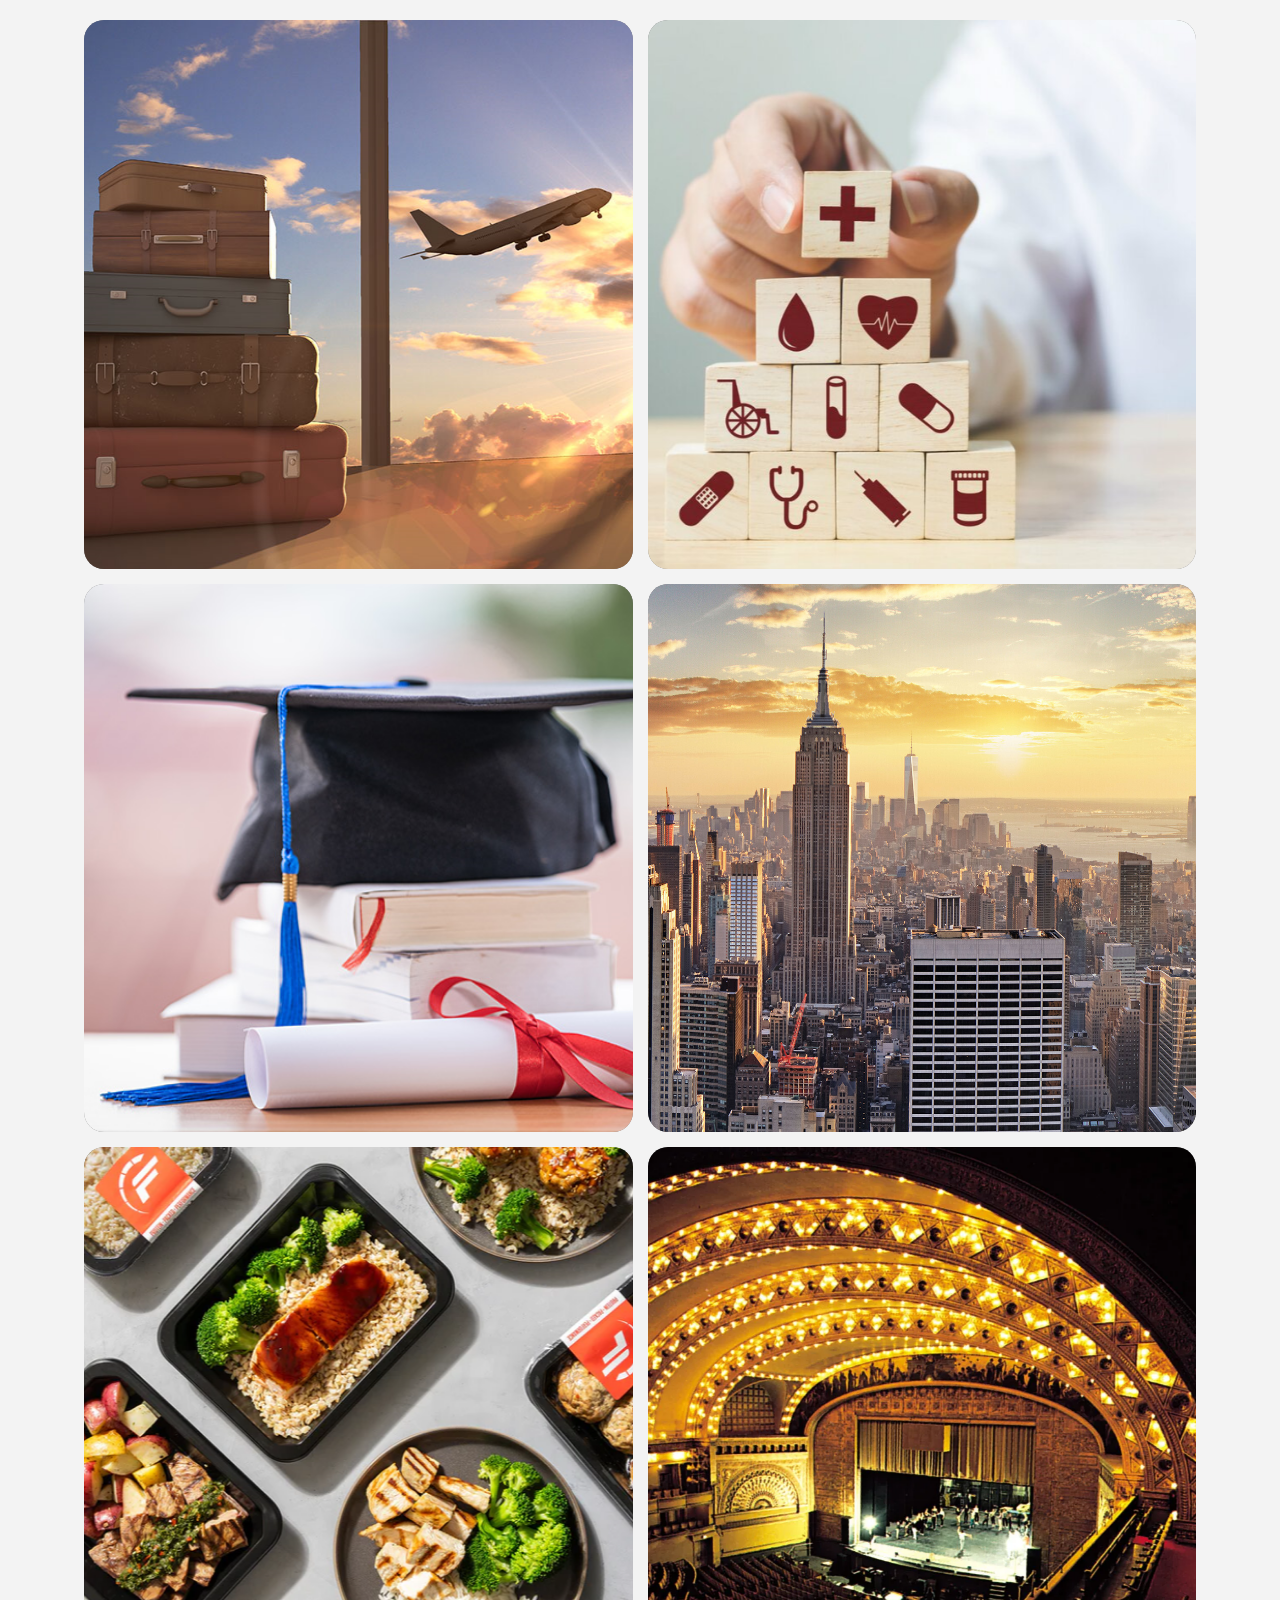
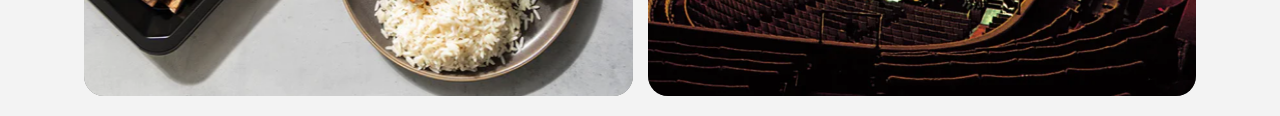
<file: index.html>
<!DOCTYPE html>
<html>
<head>
	<meta charset="utf-8">
	<meta name="viewport" content="width=device-width, initial-scale=1">
	<title>Home</title>
	<link rel="stylesheet" type="text/css" href="style.css">
</head>
<body style='width: 90%' >
	<div class="unit-container">
		<a href="travelling_unit.html">
			<div class="unit travelling">
				<img alt="travelling" src="img\travelling.png">
				<span>Travelling</span>
			</div>
		</a>
		<a href="health_unit.html">
			<div class="unit">
				<img alt="health" src="img\health.png">
				<span>Health</span>
			</div>
		</a>
		<a href="education_unit.html">
			<div class="unit education">
				<img alt="education" src="img\education.png">
				<span>Education</span>
			</div>
		</a>
		<a href="city_unit.html">
			<div class="unit city">
				<img alt="city" src="img\city.png">
				<span>City</span>
			</div>
		</a>
		<a href="meals_unit.html">
			<div class="unit meals">
				<img alt="meals" src="img\meals.png">
				<span>Meals</span>
			</div>
		</a>
		<a href="theatre_unit.html">
			<div class="unit theatre">
				<img alt="theatre" src="img\theatre.png">
				<span>Theatre</span>
			</div>
		</a>
	</div>
	<script type="text/javascript" src="program.js"></script>
</body>
</html>
</file>
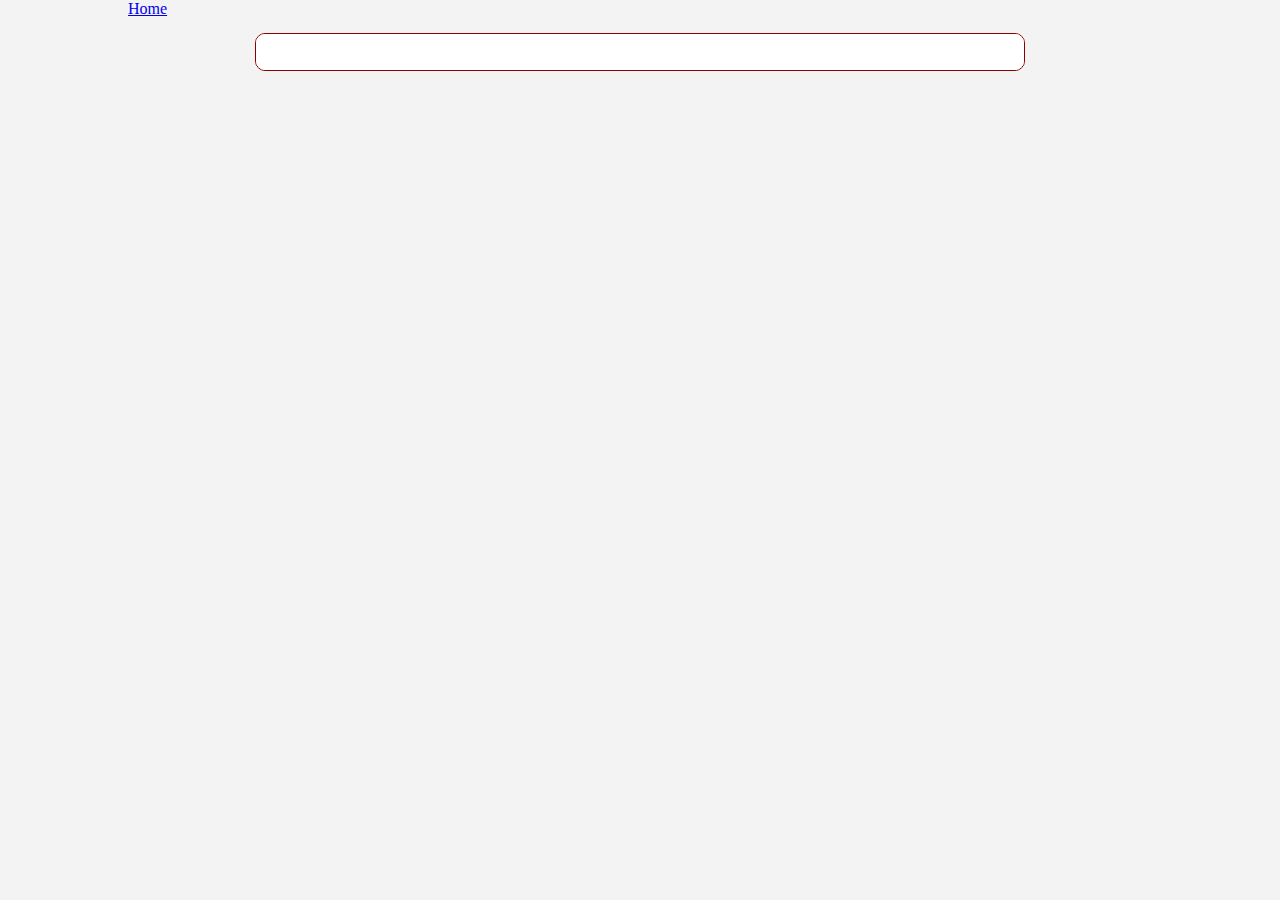
<file: city_unit.html>
<!DOCTYPE html>
<html>
<head>
	<meta charset="utf-8">
	<meta name="viewport" content="width=device-width, initial-scale=1">
	<title>City</title>
	<link rel="stylesheet" type="text/css" href="style.css">

	<link rel="preconnect" href="https://fonts.googleapis.com">
	<link rel="preconnect" href="https://fonts.gstatic.com" crossorigin>
	<link href="https://fonts.googleapis.com/css2?family=Poppins:ital,wght@0,100;0,200;0,300;0,400;0,500;0,600;0,700;0,800;0,900;1,100;1,200;1,300;1,400;1,500;1,600;1,700;1,800;1,900&display=swap" rel="stylesheet">
</head>
<body id="travelling-city-body">
	<a href="index.html">Home</a>
	<div class="exercise">
		<div class="exercise-top">
			<p></p>
		</div>
		<div class="exercise-bottom">
			<h4></h4>
		</div>
	</div>

<script type="text/javascript" src="program.js"></script>
</body>
</html>
</file>
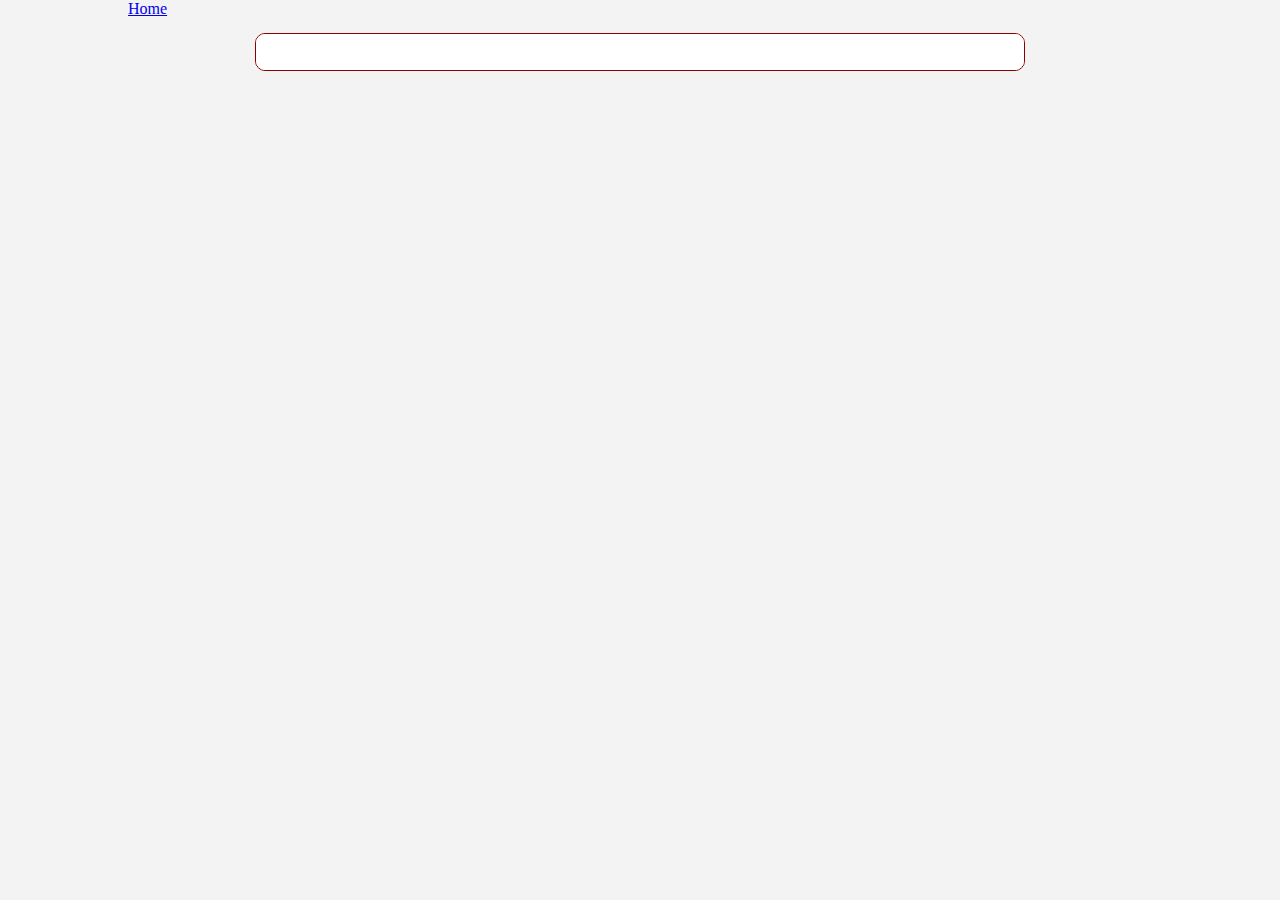
<file: education_unit.html>
<!DOCTYPE html>
<html>
<head>
	<meta charset="utf-8">
	<meta name="viewport" content="width=device-width, initial-scale=1">
	<title>Education</title>
	<link rel="stylesheet" type="text/css" href="style.css">

	<link rel="preconnect" href="https://fonts.googleapis.com">
	<link rel="preconnect" href="https://fonts.gstatic.com" crossorigin>
	<link href="https://fonts.googleapis.com/css2?family=Poppins:ital,wght@0,100;0,200;0,300;0,400;0,500;0,600;0,700;0,800;0,900;1,100;1,200;1,300;1,400;1,500;1,600;1,700;1,800;1,900&display=swap" rel="stylesheet">
</head>
<body id="travelling-education-body">
	<a href="index.html">Home</a>
	<div class="exercise">
		<div class="exercise-top">
			<p></p>
		</div>
		<div class="exercise-bottom">
			<h4></h4>
		</div>
	</div>

<script type="text/javascript" src="program.js"></script>
</body>
</html>
</file>
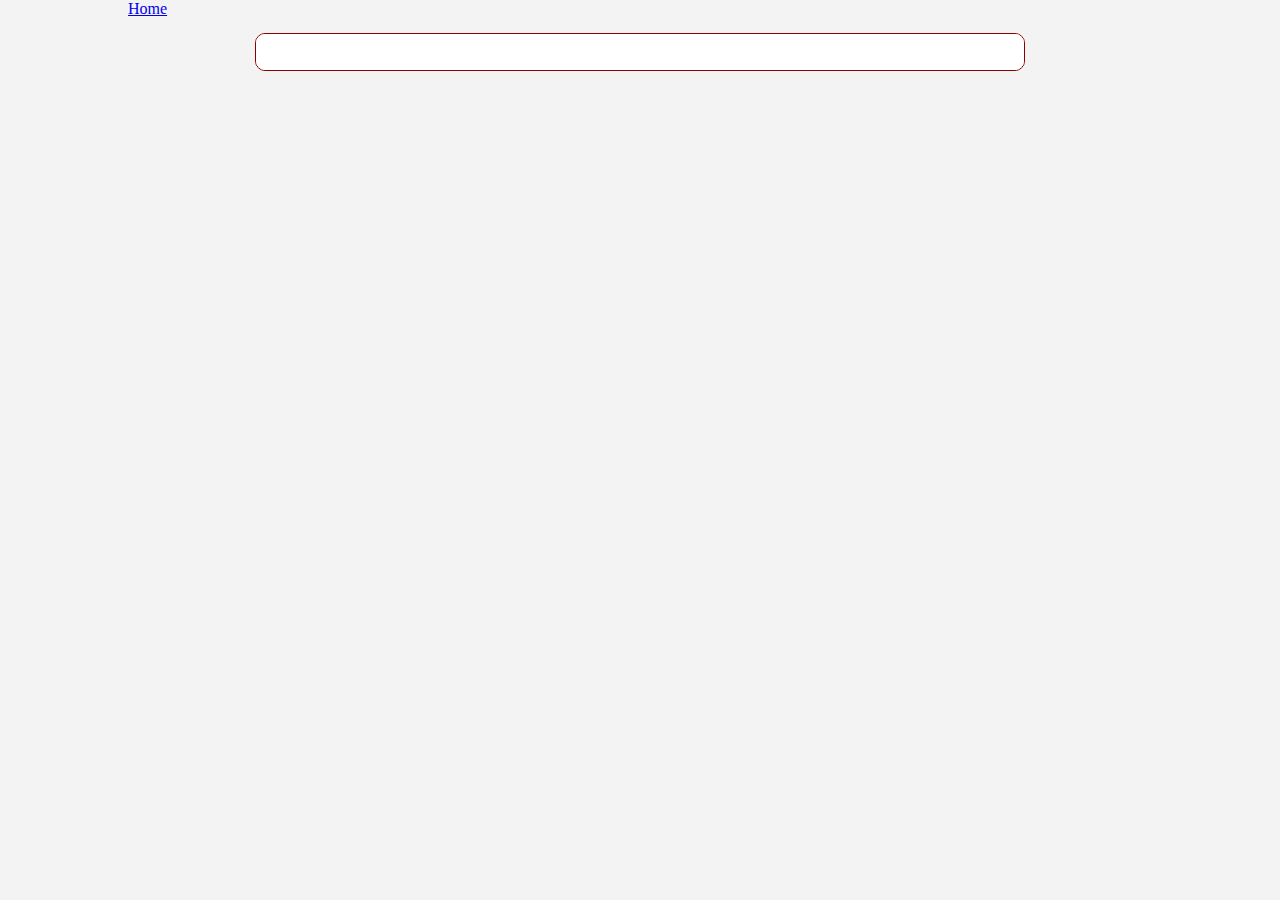
<file: health_unit.html>
<!DOCTYPE html>
<html>
<head>
	<meta charset="utf-8">
	<meta name="viewport" content="width=device-width, initial-scale=1">
	<title>Health</title>
	<link rel="stylesheet" type="text/css" href="style.css">

	<link rel="preconnect" href="https://fonts.googleapis.com">
	<link rel="preconnect" href="https://fonts.gstatic.com" crossorigin>
	<link href="https://fonts.googleapis.com/css2?family=Poppins:ital,wght@0,100;0,200;0,300;0,400;0,500;0,600;0,700;0,800;0,900;1,100;1,200;1,300;1,400;1,500;1,600;1,700;1,800;1,900&display=swap" rel="stylesheet">
</head>
<body id="travelling-health-body">
	<a href="index.html">Home</a>
	<div class="exercise">
		<div class="exercise-top">
			<p></p>
		</div>
		<div class="exercise-bottom">
			<h4></h4>
		</div>
	</div>

<script type="text/javascript" src="program.js"></script>
</body>
</html>
</file>
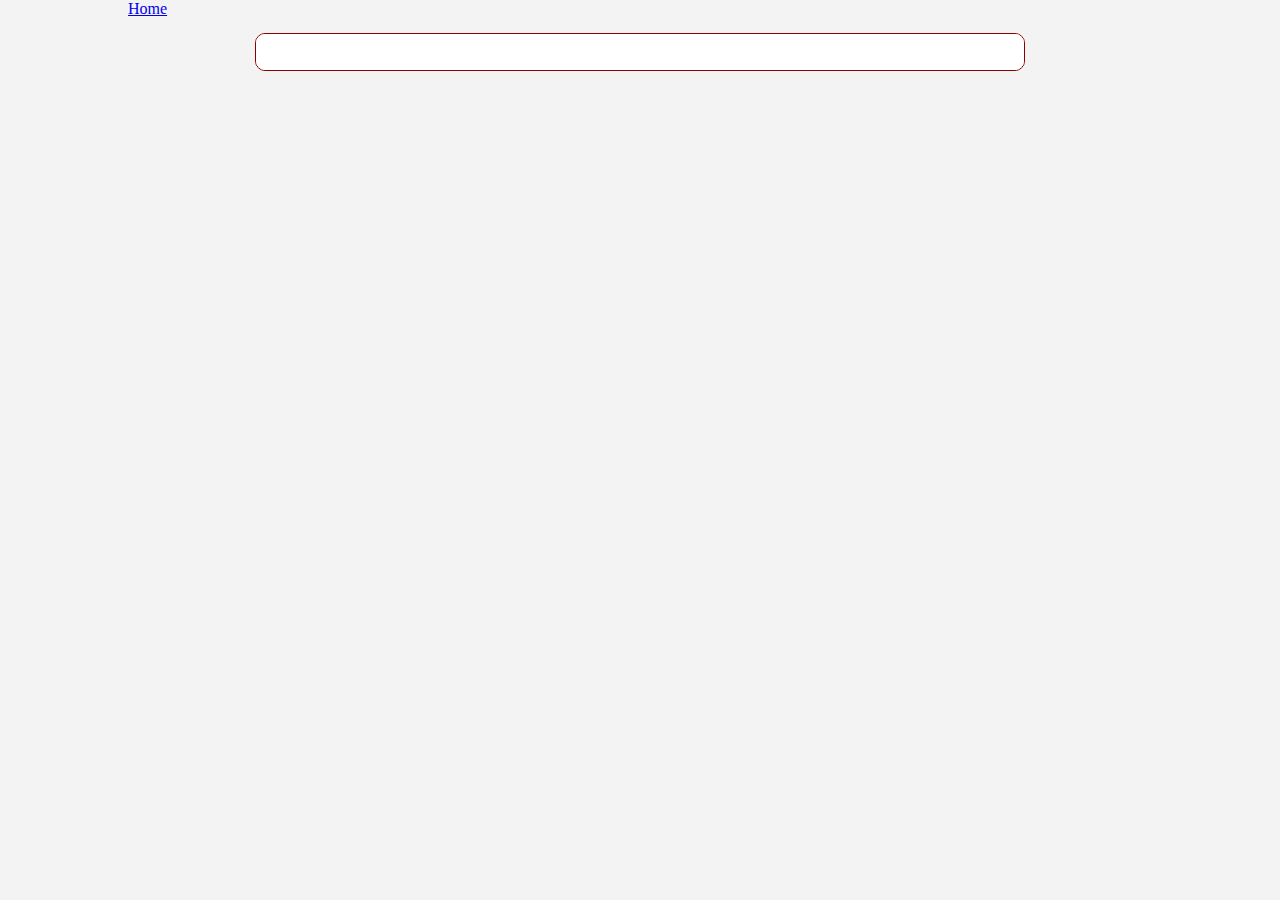
<file: meals_unit.html>
<!DOCTYPE html>
<html>
<head>
	<meta charset="utf-8">
	<meta name="viewport" content="width=device-width, initial-scale=1">
	<title>Meals</title>
	<link rel="stylesheet" type="text/css" href="style.css">

	<link rel="preconnect" href="https://fonts.googleapis.com">
	<link rel="preconnect" href="https://fonts.gstatic.com" crossorigin>
	<link href="https://fonts.googleapis.com/css2?family=Poppins:ital,wght@0,100;0,200;0,300;0,400;0,500;0,600;0,700;0,800;0,900;1,100;1,200;1,300;1,400;1,500;1,600;1,700;1,800;1,900&display=swap" rel="stylesheet">
</head>
<body id="travelling-meals-body">
	<a href="index.html">Home</a>
	<div class="exercise">
		<div class="exercise-top">
			<p></p>
		</div>
		<div class="exercise-bottom">
			<h4></h4>
		</div>
	</div>

<script type="text/javascript" src="program.js"></script>
</body>
</html>
</file>
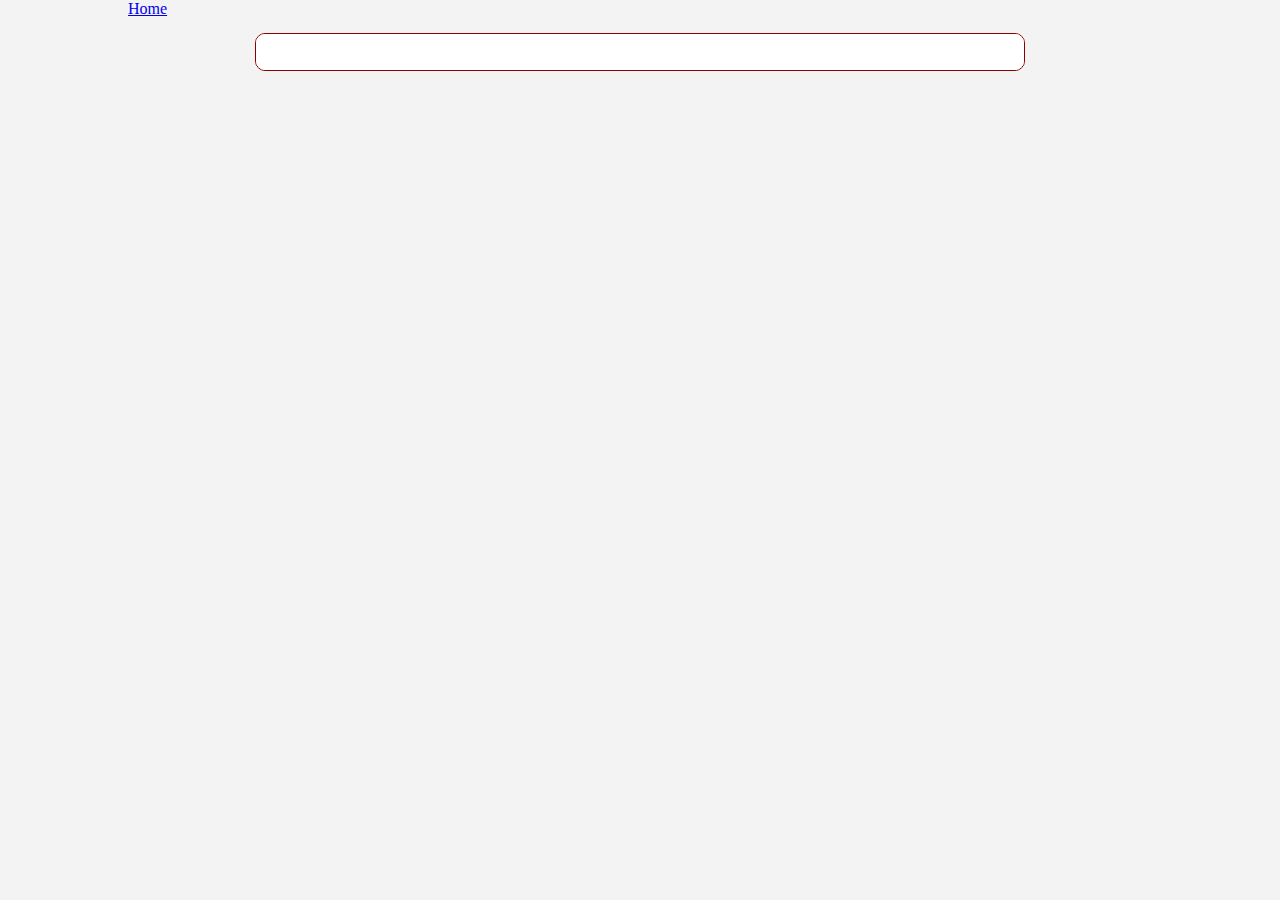
<file: theatre_unit.html>
<!DOCTYPE html>
<html>
<head>
	<meta charset="utf-8">
	<meta name="viewport" content="width=device-width, initial-scale=1">
	<title>Theatre</title>
	<link rel="stylesheet" type="text/css" href="style.css">

	<link rel="preconnect" href="https://fonts.googleapis.com">
	<link rel="preconnect" href="https://fonts.gstatic.com" crossorigin>
	<link href="https://fonts.googleapis.com/css2?family=Poppins:ital,wght@0,100;0,200;0,300;0,400;0,500;0,600;0,700;0,800;0,900;1,100;1,200;1,300;1,400;1,500;1,600;1,700;1,800;1,900&display=swap" rel="stylesheet">
</head>
<body id="travelling-theatre-body">
	<a href="index.html">Home</a>
	<div class="exercise">
		<div class="exercise-top">
			<p></p>
		</div>
		<div class="exercise-bottom">
			<h4></h4>
		</div>
	</div>

<script type="text/javascript" src="program.js"></script>
</body>
</html>
</file>
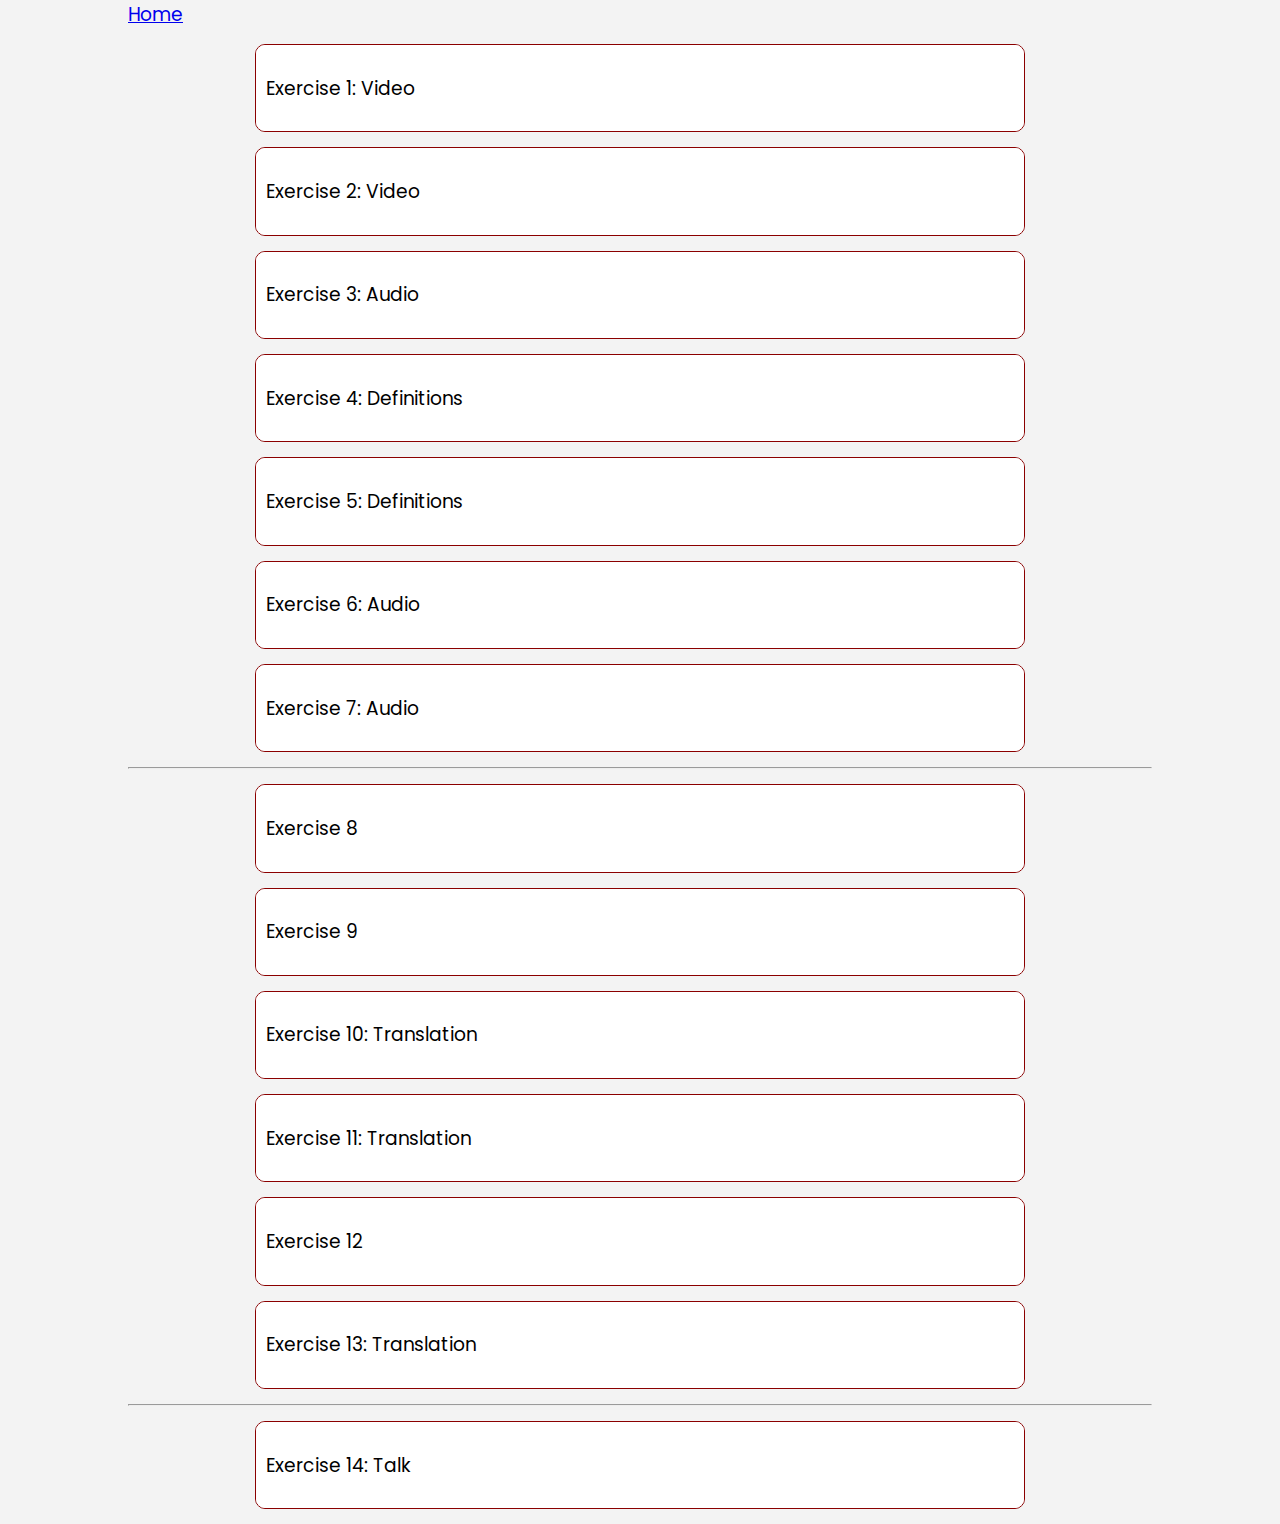
<file: travelling_unit.html>
<!DOCTYPE html>
<html>
<head>
	<meta charset="utf-8">
	<meta name="viewport" content="width=device-width, initial-scale=1">
	<title>Travelling</title>
	<link rel="stylesheet" type="text/css" href="style.css">

	<link rel="preconnect" href="https://fonts.googleapis.com">
	<link rel="preconnect" href="https://fonts.gstatic.com" crossorigin>
	<link href="https://fonts.googleapis.com/css2?family=Poppins:ital,wght@0,100;0,200;0,300;0,400;0,500;0,600;0,700;0,800;0,900;1,100;1,200;1,300;1,400;1,500;1,600;1,700;1,800;1,900&display=swap" rel="stylesheet">
</head>
<body id="travelling-unit-body">
	<a href="index.html">Home</a>
	<div class="exercise">
		<div class="exercise-top">
			<div>
				<p>Exercise 1: Video</p>
			</div>
		</div>
		<div class="exercise-bottom">
			<h4>I. Watch the video <span>The Point of Travel</span></h4>
			<div class="video">
				<iframe width="560" height="315" src="https://www.youtube.com/embed/aaExiKsvt9A?si=0BBx6MbOkqFUCAbF" title="YouTube video player" frameborder="0" allow="accelerometer; autoplay; clipboard-write; encrypted-media; gyroscope; picture-in-picture; web-share" referrerpolicy="strict-origin-when-cross-origin" allowfullscreen></iframe>
			</div>
			<div>
				<h4>II. Answer the questions.</h4>
				<ol>
					<li>Do you agree with the statement that travelling is a sort of therapy? Why/why not?</li>
					<li>Do you agree with the statement that all of us are “inner travelers”? Why/why not?</li>
					<li>How our chosen destinations could help us to 
					solve our psychological problems? Give your own examples.</li>
				</ol>
			</div>
		</div>
	</div>

	<div class="exercise">
		<div class="exercise-top">
			<div>
				<p>Exercise 2: Video</p>
			</div>
		</div>
		<div class="exercise-bottom">
			<h4>I. Watch the video <span>Getting to JFK Airport in New York</span></h4>
			<div class="video">
				<iframe width="560" height="315" src="https://www.youtube.com/embed/hM7hxO_cw0c?si=j_q_zDi3BqoomUDy" title="YouTube video player" frameborder="0" allow="accelerometer; autoplay; clipboard-write; encrypted-media; gyroscope; picture-in-picture; web-share" referrerpolicy="strict-origin-when-cross-origin" allowfullscreen></iframe>
			</div>
			<div>
				<h4>II. Comment on the following information.</h4>
				<ol>
					<li>
						Different ways to get to JFK airport (New York) and back:
						<ol type="a">
							<li>type of transport;</li>
							<li>fare;</li>
							<li>travel time;</li>
							<li>convenience</li>
						</ol>
					</li>
					<li>Pieces of advice concerning bus service (including possible problems).</li>
					<li>Being at the airport (terminals, services, etc.).</li>
				</ol>
			</div>
		</div>
	</div>

	<div class="exercise">
		<div class="exercise-top">
			<p>Exercise 3: Audio</p>
		</div>
		<div class="exercise-bottom">
			<audio src="#" controls></audio>
			<h4>I. Listen to the recording and complete the outline below.</h4>
			<form id="travelling_ex_3">
				<p>1. The benefits of traveling:</p>
				<ul type="none">
					<li>Travelling gives you <input type="text" name="answer">.</li>
					<li>You get acquainted with <input type="text" name="answer"> and <input type="text" name="answer">.</li>
					<li>Travelling is <input type="text" name="answer">.</li>
				</ul>
				<p>2. Speaker’s experience:</p>
				<ul type="none">
					<li>The speaker likes <input type="text" name="answer"> and <input type="text" name="answer"> before going to a different country.</li>
					<li>Sometimes he plans his flights, <input type="text" name="answer"> and <input type="text" name="answer">, etc.</li>
					<li>He feels excited when he has no <input type="text" name="answer"> and <input type="text" name="answer">.</li>
					<li>The speaker usually stays in <input type="text" name="answer"> and <input type="text" name="answer">.</li>
					<li>He enjoys to <input type="text" name="answer">.</li>
				</ul>
				
				<p class="result"></p>
				<input type="button" value="Finish" onClick="checkTest(ex_3_answers, 'travelling_ex_3')">
            	<input type="button" value="Try again" onClick="clearTest('travelling_ex_3')">
			</form>
			
			<div>
				<h4>II. In pairs, ask and answer the questions.</h4>
				<ol>
					<li>Do you enjoy travelling? Why / why not?</li>
					<li>Do you prefer to plan your trips in advance?</li>
					<li>What do you think of locations slightly off the beaten track?</li>
					<li>Do you prefer to travel alone or in a group? Why?</li>
					<li>Have you ever been to a foreign country?</li>
				</ol>
			</div>
			
		</div>
	</div>

	<div class="exercise">
		<div class="exercise-top">
			<p>Exercise 4: Definitions</p>
		</div>
		<div class="exercise-bottom">
			<h4>Use the Active Vocabulary instead of the definitions.</h4>
			<form id="travelling_ex_4">
				<ol>
					<li>
						<input type="text" name="answer"> - a person who purchases products or services from a person or business frequently.
					</li>
					<li>
						<input type="text" name="answer"> - to earn enough to support oneself.
					</li>
					<li>
						<input type="text" name="answer"> - to get to the point.
					</li>
					<li>
						<input type="text" name="answer"> - to earn and spend equal amounts of money.
					</li>
					<li>
						<input type="text" name="answer"> - to produce a strong effect on someone.
					</li>
					<li>
						<input type="text" name="answer"> - to decide between alternatives, come to a decision.
					</li>
					<li>
						<input type="text" name="answer"> - to change the expression on your face to show dislike or get attention.
					</li>
					<li>
						<input type="text" name="answer"> - to use what is available although it is not everything you need.
					</li>
				</ol>
				<p class="result"></p>
				<input type="button" value="Finish" onClick="checkTest(ex_4_answers, 'travelling_ex_4')">
				<input type="button" value="Try again" onClick="clearTest('travelling_ex_4')">
			</form>
		</div>
	</div>

	<div class="exercise">
		<div class="exercise-top">
			<p>Exercise 5: Definitions</p>
		</div>
		<div class="exercise-bottom">
			<h4>Use the Active Vocabulary instead of the definitions.</h4>
			<form id="travelling_ex_5">
				<ol>
					<li>
						<input type="text" name="answer"> - to start doing something.
					</li>
					<li>
						<input type="text" name="answer"> - to start to feel happy or well again after something bad has happened to you.
					</li>
					<li>
						<input type="text" name="answer"> - to get a medical examination, esp. One taken at regular intervals to verify a normal state of health or discover a disease in its early stages.
					</li>
					<li>
						<input type="text" name="answer"> - to begin doing some kind of work
					</li>
					<li>
						<input type="text" name="answer"> - to establish communication with someone.
					</li>
					<li>
						<input type="text" name="answer"> - to start to be familiar with someone or something.
					</li>
					<li>
						<input type="text" name="answer"> - to have smooth relations.
					</li>
					<li>
						<input type="text" name="answer"> - to take action so as to be free of.
					</li>
					<li>
						<input type="text" name="answer"> - to talk something out.
					</li>
					<li>
						<input type="text" name="answer"> - to start the day in an irritable mood for no apparent reason.
					</li>
				</ol>
				<p class="result"></p>
				<input type="button" value="Finish" onClick="checkTest(ex_5_answers, 'travelling_ex_5')">
				<input type="button" value="Try again" onClick="clearTest('travelling_ex_5')">
			</form>
		</div>
	</div>

	<div class="exercise">
		<div class="exercise-top">
			<p>Exercise 6: Audio</p>
		</div>
		<div class="exercise-bottom">
			<h4>Listen to the recording and fill in the gaps.</h4>
			<div><audio src="#" controls></audio></div>
			<form id="travelling_ex_6">
				<p>
					Ladies and gentlemen, on behalf of the <input type="text" name="answer"> I ask that you please direct your attention to the <input type="text" name="answer"> above as we review the emergency procedures. There are six emergency exits on this <input type="text" name="answer"> . Take a minute to locate the exit closest to you. Note that the nearest <input type="text" name="answer"> may be behind you. Count the number of <input type="text" name="answer"> to this exit. Should the <input type="text" name="answer"> experience sudden pressure <input type="text" name="answer"> , stay calm and listen for instructions from the cabin crew. Oxygen <input type="text" name="answer"> will drop down from above your <input type="text" name="answer"> . Place the mask over your mouth and <input type="text" name="answer"> , like this. Pull the strap to tighten it. If you are traveling with children, <input type="text" name="answer"> sure that your own mask is on <input type="text" name="answer"> before helping your children. In the unlikely <input type="text" name="answer"> of an emergency <input type="text" name="answer"> and evacuation, leave your carry-on items behind. Life <input type="text" name="answer"> are located <input type="text" name="answer"> your seats and emergency lighting will lead you to your closest exit and slide. We ask that you make sure that all carry-on <input type="text" name="answer"> is stowed away safely during the <input type="text" name="answer"> . While we wait for <input type="text" name="answer"> off, please take a moment to review the safety <input type="text" name="answer"> card in the seat pocket in front of you.
				</p>
				<p class="result"></p>
				<input type="button" value="Finish" onClick="checkTest(ex_6_answers, 'travelling_ex_6')">
				<input type="button" value="Try again" onClick="clearTest('travelling_ex_6')">
			</form>
		</div>
	</div>

	<div class="exercise">
		<div class="exercise-top">
			<p>Exercise 7: Audio</p>
		</div>
		<div class="exercise-bottom">
			<h4>Listen to the recording and fill in the gaps.</h4>
			<div><audio src="#" controls></audio></div>
			<form id="travelling_ex_7">
				<p>
					Good afternoon passengers. This is your <input type="text" name="answer"> speaking. First I’d like to welcome everyone on Rightwing Flight <input type="text" name="answer"> . We are currently cruising at an altitude of <input type="text" name="answer"> feet at an airspeed of <input type="text" name="answer"> miles per hour. The time is <input type="text" name="answer"> pm. The weather looks good and with the tailwind on our <input type="text" name="answer"> we are expecting to land in London approximately <input type="text" name="answer"> minutes ahead of schedule. The weather in <input type="text" name="answer"> is clear and sunny, with a high of <input type="text" name="answer"> degrees for this afternoon. If the weather cooperates we should get a great <input type="text" name="answer"> of the city as we descend. The <input type="text" name="answer"> crew will be coming around in about <input type="text" name="answer"> minutes time to offer you a light snack and beverage, and the <input type="text" name="answer"> movie will begin shortly after that. I’ll talk to you again before we reach our <input type="text" name="answer"> . Until then, sit back, relax and enjoy the rest of the <input type="text" name="answer"> .
				</p>
				<input type="button" value="Finish" onClick="checkTest(ex_7_answers, 'travelling_ex_7')">
				<input type="button" value="Try again" onClick="clearTest('travelling_ex_7')">
				<p class="result"></p>
			</form>
		</div>
	</div>
	<hr>
	<div class="exercise">
		<div class="exercise-top">
			<p>Exercise 8</p>
		</div>
		<div class="exercise-bottom">
			<h4>Fill in the gaps with the Active Vocabulary.</h4>
			<form id="travelling_ex_8">
				<ol>
					<li>One way <input type="text" name="answer"> , I’m going to finish this job by next week.</li>
					<li>She has <input type="text" name="answer"> Jeff. She can get him to do anything.</li>
					<li><input type="text" name="answer"> , don’t you owe me some money?</li>
					<li>Those wooden steps are old, and I'm afraid one of them will <input type="text" name="answer"> , so we need to replace them this weekend.</li>
					<li>I suppose, <input type="text" name="answer"> , I was more of a sister to you than Joan was.</li>
					<li>I don't think the sofa will go through the door this <input type="text" name="answer"> ; let’s try it <input type="text" name="answer"> .</li>
					<li>Pay no attention to her. She is just <input type="text" name="answer"> .</li>
					<li>I have to <input type="text" name="answer"> our meeting until a later time.</li>
					<li><input type="text" name="answer"> that fire now, before it goes out of control. </li>
					<li>He thinks he knows everything and needs to be <input type="text" name="answer"> .</li>
					<li>Before being quick to judge someone for their actions, you should always try to <input type="text" name="answer"> .</li>
					<li>I find it hard to <input type="text" name="answer"> my feelings <input type="text" name="answer"> .</li>
				</ol>
				<input type="button" value="Finish" onClick="checkTest(ex_8_answers, 'travelling_ex_8')">
				<input type="button" value="Try again" onClick="clearTest('travelling_ex_8')">
				<p class="result"></p>
			</form>
		</div>
	</div>

	<div class="exercise">
		<div class="exercise-top">
			<p>Exercise 9</p>
		</div>
		<div class="exercise-bottom">
			<h4>Fill in the gaps with the Active Vocabulary.</h4>
			<form id="travelling_ex_9">
				<ol>
					<li>She <input type="text" name="answer"> to Anna’s place to talk about solo travelling.</li>
					<li>He is an experienced tourist (backpacker), but, unfortunately, he is always <input type="text" name="answer"> .</li>
					<li>Children like her. She <input type="text" name="answer"> with them.</li>
					<li>I can’t <input type="text" name="answer"> my love <input type="text" name="answer"> .</li>
					<li>You're right, <input type="text" name="answer"> , but if I were you, I wouldn’t trust him.</li>
					<li><input type="text" name="answer"> for him, please. He is my close friend.</li>
					<li><input type="text" name="answer"> , we have to go. It’s getting dark.</li>
					<li>This is a very old shelf, it can <input type="text" name="answer"> .</li>
					<li>Our flight is <input type="text" name="answer"> due to bad weather.</li>
					<li>I always thought that he knew it better, but in fact it’s <input type="text" name="answer"> .</li>
					<li>My roommate always <input type="text" name="answer"> his backpack in the <input type="text" name="answer"> of the door.</li>
					<li>Neither of them will <input type="text" name="answer"> , so they won’t be able solve the problem.</li>
				</ol>
				<input type="button" value="Finish" onClick="checkTest(ex_9_answers, 'travelling_ex_9')">
				<input type="button" value="Try again" onClick="clearTest('travelling_ex_9')">
				<p class="result"></p>
			</form>
		</div>
	</div>

	<div class="exercise">
		<div class="exercise-top">
			<p>Exercise 10: Translation</p>
		</div>
		<div class="exercise-bottom">
			<h4>Translate the sentences from Russian into English using the Active Vocabulary.</h4>
			<form>
				<ol>
					<li>Сначала ты должен 
						<select id="ex_10_1" name="ex_10_1">
							<option>потушить костер</option>
							<option>extinguish the fire</option>
							<option>to put out a fire</option>
						</select>, а потом можешь ехать домой, но не
						<select id='ex_10_2'>
							<option>наоборот</option>
							<option>the other way round</option>
							<option>the other way around</option>
							<option>vice versa</option>
						</select>.
					</li>
					<li>
						<select id="ex_10_3">
							<option>Кстати</option>
							<option>By the way</option>
							<option>besides</option>
							<option>in fact</option>
						</select>, на конференции вы можете 
						<select>
							<option>задавать</option>
							<option>ask</option>
							<option>put any questions to </option>
							<option>request</option>
						</select> спикеру любые вопросы.
					</li>
					<li>Когда он 
						<select>
							<option>поставил себя на мое место</option>
							<option>put himself in my place</option>
							<option>put himself in my shoes</option>
						</select>, он 
						<select>
							<option>уступил</option>
							<option>gave way</option>
							<option>gave in</option>
							<option>surrender</option>
						</select>.
					</li>
					<li>
						<select>
							<option>В каком-то роде</option>
							<option>In a way</option>
							<option>In some way</option>
							<option>At a way</option>
						</select> мне легко 
						<select>
							<option>замолвить за нее словечко.</option>
							<option>to put in a good word for</option>
							<option>to put a word for</option>
							<option>say good things</option>
						</select>
					</li>
					<li>Я 
						<select>
							<option>хорошо лажу</option>
							<option>have a way with</option>
							<option>get along with</option>
							<option>get along well with</option>
						</select> с соседом по комнате, я собираюсь 
						<select>
							<option>положить конец</option>
							<option>to put an end to</option>
							<option>to put a stop to</option>
							<option>to stop</option>
							<option>to finish</option>
						</select> его чудачеству.</li>
				</ol>
				<input type="button" value="Finish" onClick="checkTest(ex_9_answers, 'travelling_ex_9')">
				<input type="button" value="Try again" onClick="clearTest('travelling_ex_9')">
				<p class="result"></p>
			</form>
		</div>
	</div>

	<div class="exercise">
		<div class="exercise-top">
			<p>Exercise 11: Translation</p>
		</div>
		<div class="exercise-bottom">
			<h4>Translate the sentences from Russian into English using the Active Vocabulary.</h4>
			<ol>
				<li>Хватить гримасничать на уроке, иначе ты сделаешь в тесте много ошибок.</li>
				<li>Это мужчина может стать нашим постоянным клиентом, поэтому вы должны произвести на него хорошее впечатление.</li>
				<li>Эта шляпа стандартного размера, но для вас мы можем сделать исключение и сшить ее по индивидуальному заказу.</li>
				<li>Короче говоря, тебе нужно найти постоянную работу.</li>
				<li>Я уже месяц думаю, куда поехать отдыхать и до сих пор не могу сделать выбор.</li>
			</ol>
		</div>
	</div>

	<div class="exercise">
		<div class="exercise-top">
			<p>Exercise 12</p>
		</div>
		<div class="exercise-bottom">
			<h4>Fill in the gaps with the Active Vocabulary.</h4>
			<form id='travelling_ex_13'>
				<ol>
					<li>
						It took him years to <input type="text" name="answer"> the shock of his wife dying.
					</li>
					<li>
						Some friends or even relatives could be hard to <input type="text" name="answer"> with.
					</li>
					<li>
						It's time we <input type="text" name="answer"> these old newspapers.
					</li>
					<li>
						My friend <input type="text" name="answer"> this morning and will not talk to anyone.
					</li>
					<li>
						Our three-day <input type="text" name="answer"> to Hungary was so terrible!
					</li>
					<li>
						I’m sorry, but I just had to <input type="text" name="answer"> mind.
					</li>
					<li>
						She can’t <input type="text" name="answer"> her shyness.
					</li>
					<li>
						We tried to <input type="text" name="answer"> with you, but you were out of town.
					</li>
					<li>
						I don’t need these papers. I’m going to <input type="text" name="answer"> all these old papers.
					</li>
					<li>
						We'd better <input type="text" name="answer"> on this paper.
					</li>
					<li>
						I am going to Denmark for 3 months. I will make a great <input type="text" name="answer"> !
					</li>
					<li>
						I go to the doctor every year to <input type="text" name="answer"> .
					</li>
					<li>
						John, you get in here this minute and <input type="text" name="answer"> to that homework!
					</li>
					<li>
						He wants me to go on a <input type="text" name="answer"> on his yacht with him.
					</li>
					<li>
						Tell me your secret. I think you'll feel better after you <input type="text" name="answer"> .
					</li>
					<li>
						My boss and I <input type="text" name="answer"> very well.
					</li>
				</ol>
				<input type="button" value="Finish" onClick="checkTest(ex_13_answers, 'travelling_ex_13')">
				<input type="button" value="Try again" onClick="clearTest('travelling_ex_13')">
			</form>
		</div>
	</div>
	<div class="exercise">
		<div class="exercise-top">
			<p>Exercise 13: Translation</p>
		</div>
		<div class="exercise-bottom">
			<h4>Translate the sentences from Russian into English using the Active Vocabulary.</h4>
			<ol>
				<li>Чтобы оправиться от расставания с Джеком, тебе нужно избавиться от его вещей.</li>
				<li>Перед тем, как отправиться в кругосветное путешествие, тебе нужно пройти медосмотр.</li>
				<li>Ты опять встал не с той ноги? Пора приступить к делу!</li>
				<li>Надеюсь, после того как я все расскажу тебе и сниму камень с души, мы останемся в хороших отношениях.</li>
				<li>Отправиться в космическое путешествие – это большая роскошь, я предпочитаю обычные поездки загород.</li>
			</ol>
		</div>
	</div>
	<hr>
	<div class="exercise">
		<div class="exercise-top">
			<p>Exercise 14: Talk</p>
		</div>
		<div class="exercise-bottom">
			<h4><i>Choose a topic and talk about it for at least 3 minutes. You will have 1 minute to plan your answer. You may make some notes, or an outline, or write down some words or ideas, but you cannot write down your answer. Use at least 4 words/expressions from the Active Vocabulary and 4 words/expressions from the Topic Vocabulary.</i></h4>
			<p>1. As Steve McGuire, a tourist consultant, says, “Tourism more often than not ruins the very assets it seeks to exploit, and having done the damage, simply moves off elsewhere”.</p>
			<ul>
				<li>
					How is tourism destroying the objects of its affection?
				</li>
				<li>
					To what extend do you agree or disagree with Steve McGuire?
				</li>
			</ul>
			<p>
				2. International travel has many advantages to both travelers and the country visited.
			</p>
			<ul>
				<li>
					Discuss this view and give your own opinion.
				</li>
				<li>
					Do you think advantages outweigh disadvantages?
				</li>
			</ul>
			<p>
				3. Some people think that it is necessary to travel abroad to learn about other countries and their cultures, while others believe that it is not necessary to travel abroad because all the information can be seen on TV and the Internet.
			</p>
			<ul>
				<li>
					Give reasons for your answer and include any relevant examples from your own knowledge or experience.
				</li>
			</ul>
			<p>
				4. Nowadays, international tourism is the biggest industry worldwide. Unfortunately, sometimes it creates tension between people from different cultures instead of better understanding among them and causes culture clash. 
			</p>
			<ul>
				<li>
					 Why do you think it is happening and how can it be improved?
				</li>
			</ul>
		</div>
	</div>

<script type="text/javascript" src="program.js"></script>
</body>
</html>
</file>
<file: style.css>
body {
  width: 80%;
  margin: auto;
  background: #f3f3f3;;
}

.unit-container {
	display: grid;
  grid-template-columns: repeat(auto-fit, minmax(400px, 1fr));
  gap: 15px;
  margin: 0;
  padding: 20px;
  justify-content: center;
}

.unit {
  overflow: hidden;
  border-radius: 20px;
  background: grey;
  display: flex;
  position: relative;
}

.unit > img {
  object-fit: cover;
  height: 100%;
  width: 100%;
}

.unit-container span {
    display: flex;
    flex-direction: column;
    align-items: center;
    justify-content: center;
}

.unit-container span {
    position: absolute;
    top: 0;
    left: 0;
    right: 0;
    bottom: 0;
    background: rgba(0, 0, 0, .5);
    opacity: 0;
    color: #fff;
    font-size: 40px;
    transition: opacity .4s linear
}

.unit-container span:hover {
    opacity: 1;
}

#travelling-unit-body {
  font-size: 14pt;
  font-family: "Poppins", "Arial", sans-serif;
  font-weight: 400;
  font-style: normal;
}

.exercise-top {
  background: white;
  cursor: pointer;
  padding: 10px;
}

.exercise-bottom {
  background: white;
  display: none;
  padding: 10px;
  line-height: 32px;
  width: 80%;
  margin: auto;
}

.exercise-bottom h4 {
  font-style: italic;
}

.exercise {
  width: 75%;
  margin: 15px auto;
  border-radius: 10px;
  background: white;
  overflow: hidden;
  border: thin solid darkred;
}

.show {
  display: block;
  border-top: thin solid grey;
}

.video {
  display: block;
  margin: auto;
  width: 100%;
  text-align: center;
}

.video iframe {
  width: 560px;
  max-width: 95%;
  box-shadow: 0 4px 6px rgba(0, 0, 0, 0.1);
}

.exercise-bottom span {
  color: red;
  font-weight: bold;
}

.error {
  color: red;
  border: red solid thin;
}

.correct {
  color: green;
  border: green solid thin;
}

.result {
  font-weight: 700;
  text-decoration: underline;
}
</file>
